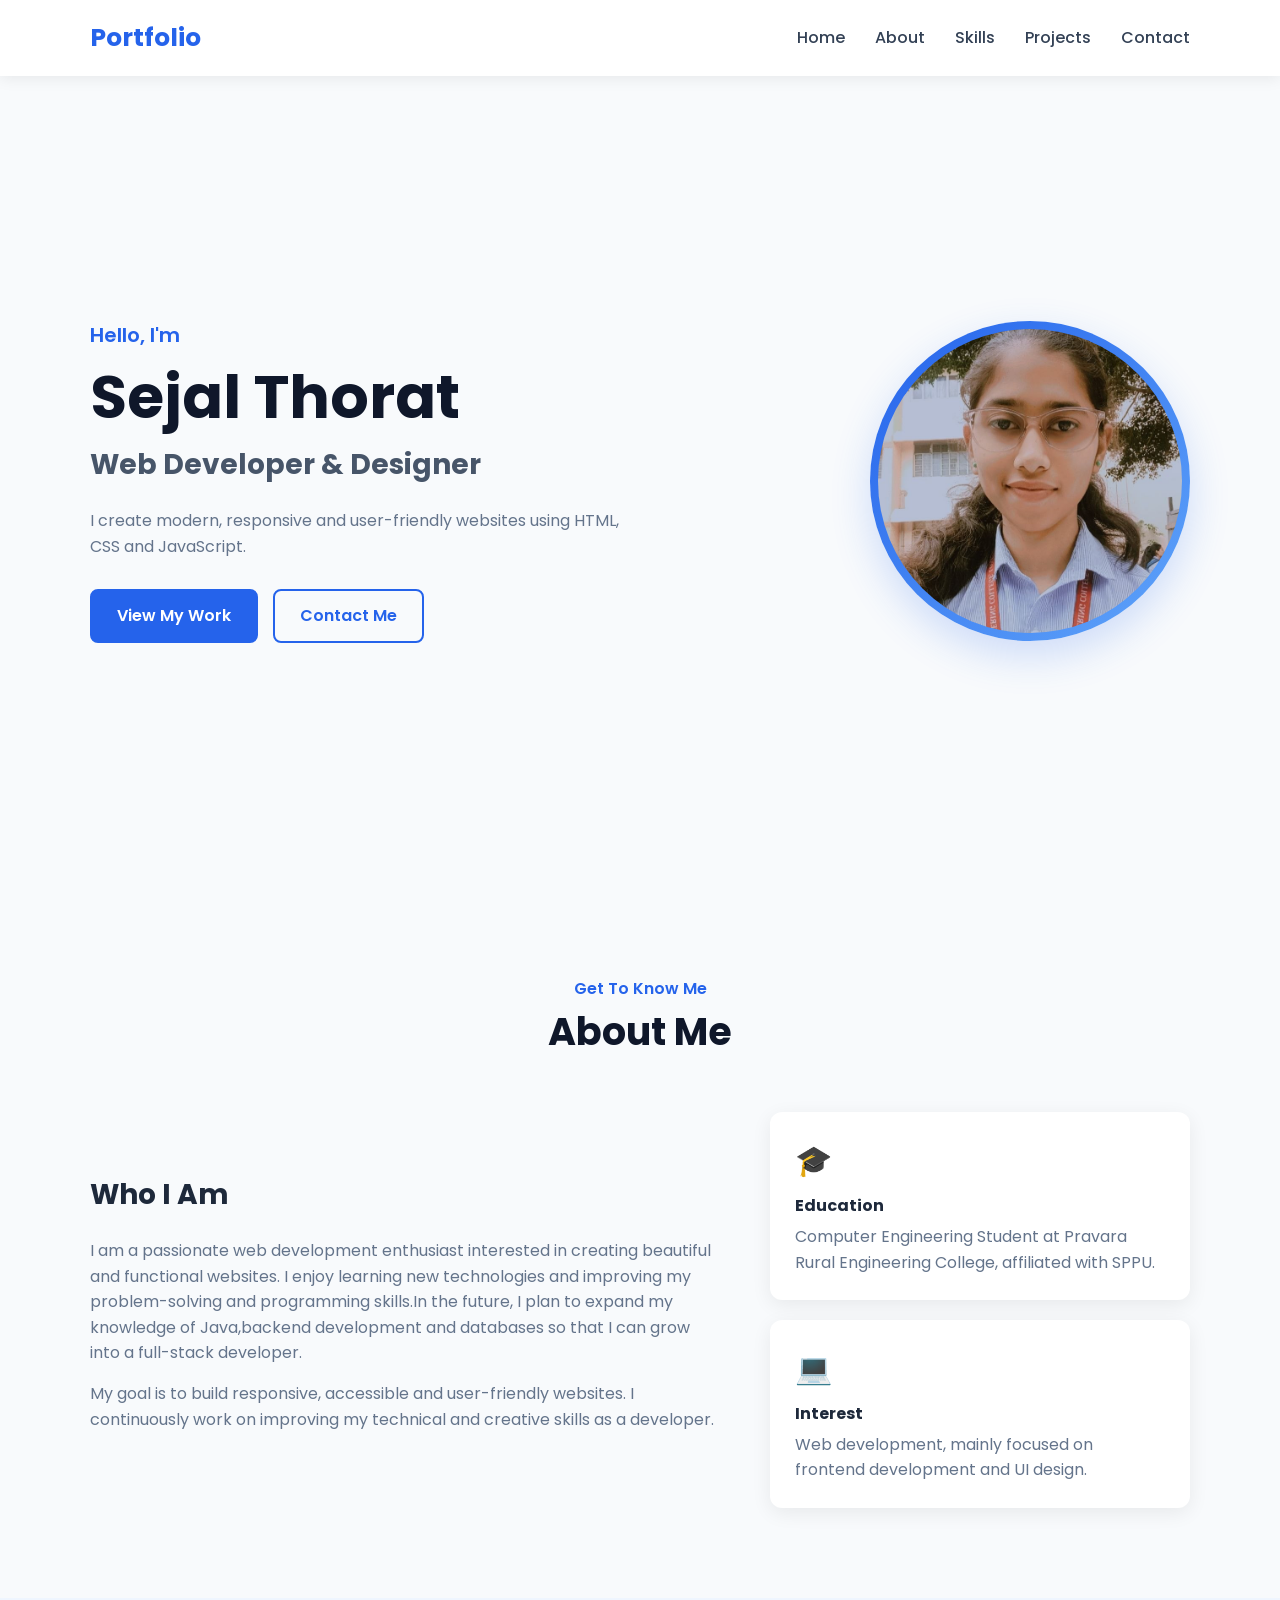
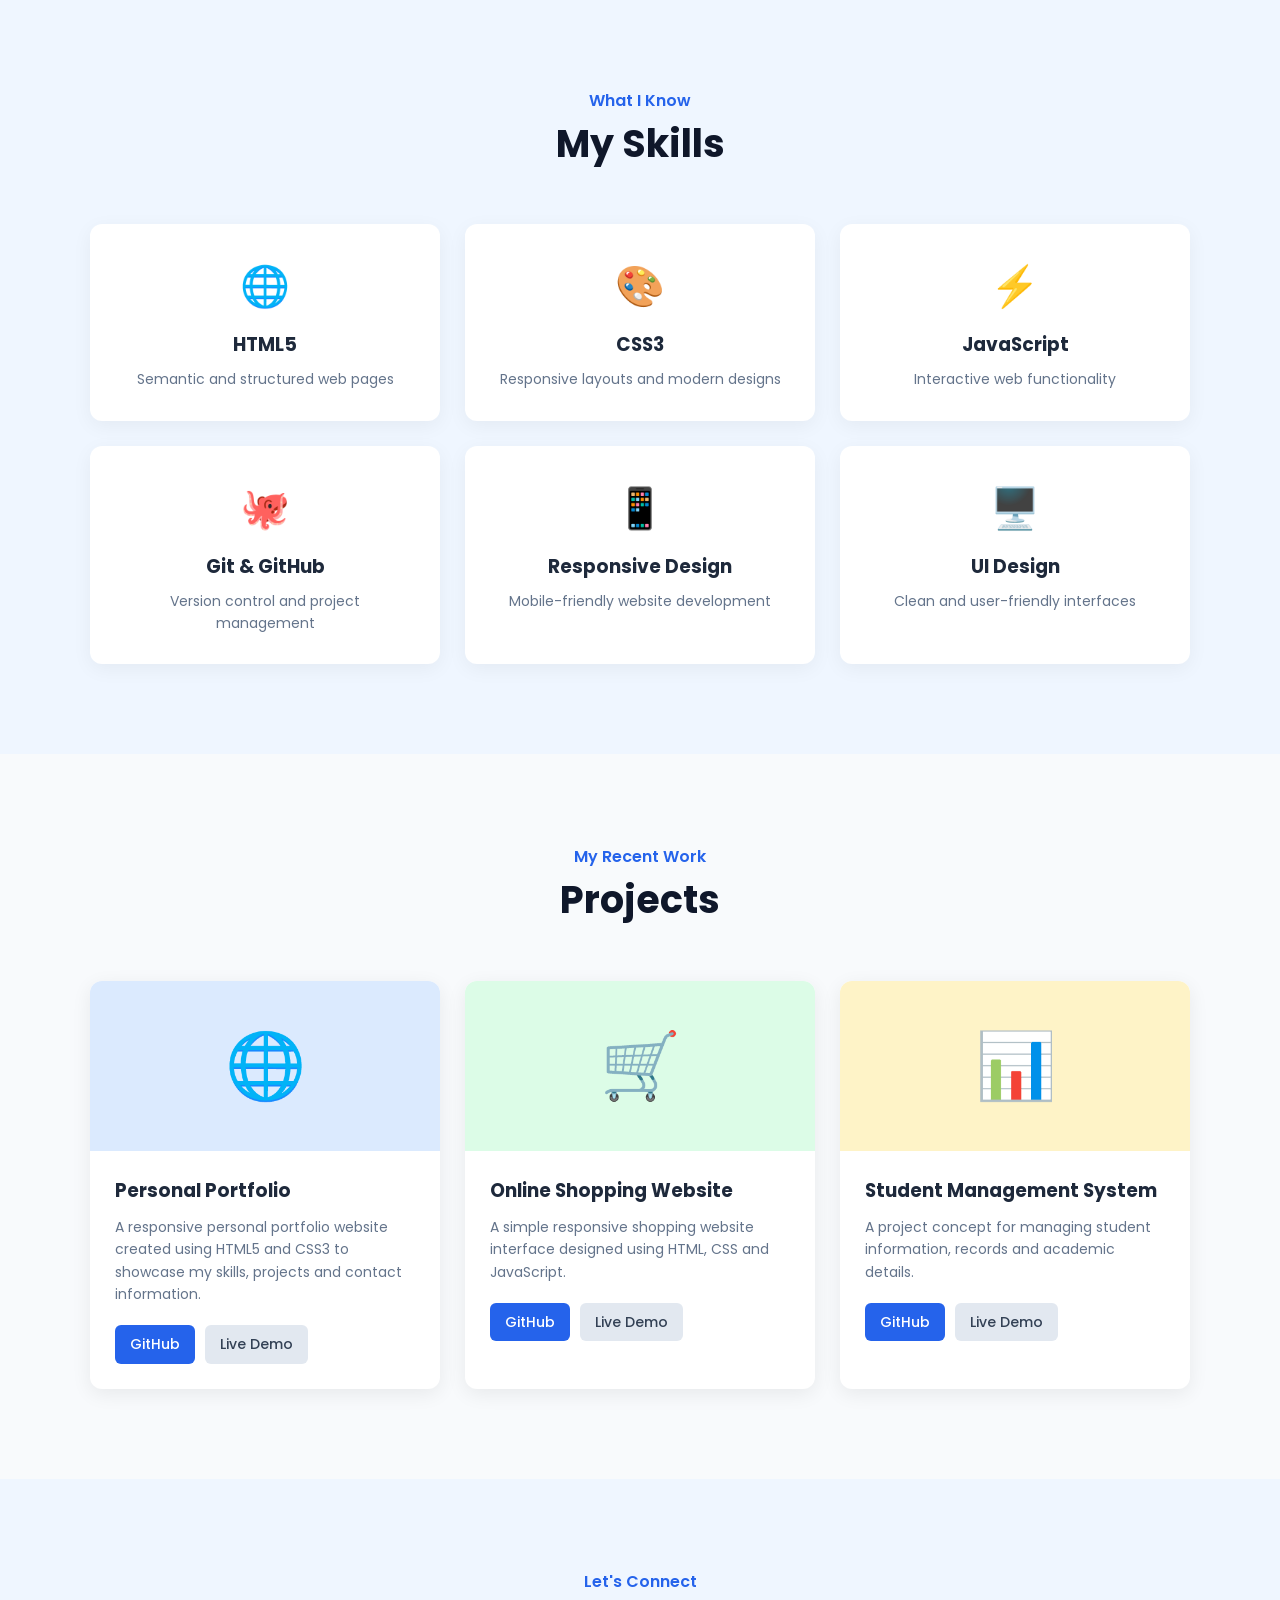
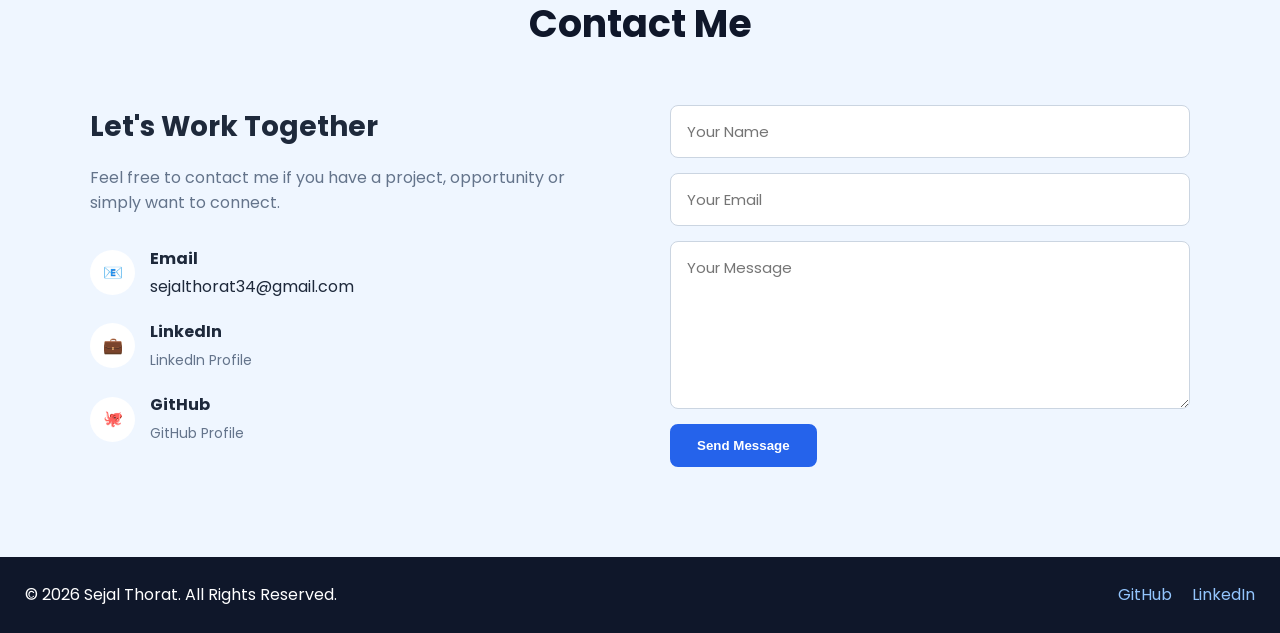
<file: WebDev-L1-Personal-Portfolio/index.html>
<!DOCTYPE html>
<html lang="en">

<head>
    <meta charset="UTF-8">
    <meta name="viewport" content="width=device-width, initial-scale=1.0">

    <title>Sejal Thorat | Portfolio</title>

    <!-- Google Font -->
    <link rel="preconnect" href="https://fonts.googleapis.com">
    <link rel="preconnect" href="https://fonts.gstatic.com" crossorigin>

    <link
        href="https://fonts.googleapis.com/css2?family=Poppins:wght@300;400;500;600;700&display=swap"
        rel="stylesheet"
    >

    <!-- CSS -->
    <link rel="stylesheet" href="style.css">
</head>

<body>

    <!-- ================= NAVBAR ================= -->

    <header>
        <nav class="navbar">

            <a href="#home" class="logo">Portfolio</a>

            <button
                class="menu-toggle"
                id="menu-toggle"
                aria-label="Open navigation menu"
                aria-expanded="false"
            >
                ☰
            </button>

            <ul class="nav-links" id="nav-links">
                <li><a href="#home">Home</a></li>
                <li><a href="#about">About</a></li>
                <li><a href="#skills">Skills</a></li>
                <li><a href="#projects">Projects</a></li>
                <li><a href="#contact">Contact</a></li>
            </ul>

        </nav>
    </header>


    <!-- ================= HERO SECTION ================= -->

    <section id="home" class="hero">

        <div class="hero-content">

            <p class="hello">Hello, I'm</p>

            <h1>Sejal Thorat</h1>

            <h2>Web Developer & Designer</h2>

            <p class="hero-description">
                I create modern, responsive and user-friendly websites
                using HTML, CSS and JavaScript.
            </p>

            <div class="hero-buttons">
                <a href="#projects" class="btn">
                    View My Work
                </a>

                <a href="#contact" class="btn btn-outline">
                    Contact Me
                </a>
            </div>

        </div>


        <div class="hero-image">

            <div class="profile-placeholder">
                <img
                    src="s_image.jpg"
                    alt="Portrait of Sejal Thorat"
                    class="profile-photo"
                    
                >
            </div>

        </div>

    </section>


    <!-- ================= ABOUT SECTION ================= -->

    <section id="about" class="section">

        <div class="section-title">
            <p>Get To Know Me</p>
            <h2>About Me</h2>
        </div>


        <div class="about-content">

            <div class="about-text">

                <h3>Who I Am</h3>

                <p>
                    I am a passionate web development enthusiast interested
                    in creating beautiful and functional websites. I enjoy
                    learning new technologies and improving my problem-solving
                    and programming skills.In the future, I plan to expand my knowledge 
                    of Java,backend development and databases so that I can grow into a
                    full-stack developer.
                </p>

                <p>
                    My goal is to build responsive, accessible and
                    user-friendly websites. I continuously work on improving
                    my technical and creative skills as a developer.
                </p>

            </div>


            <div class="about-info">

                <div class="info-box">

                    <span>🎓</span>

                    <h4>Education</h4>

                    <p>
                        Computer Engineering Student at
                        Pravara Rural Engineering College,
                        affiliated with SPPU.<p>



                    </p>

                </div>


                <div class="info-box">

                    <span>💻</span>

                    <h4>Interest</h4>

                    <p>
                        Web development, mainly focused on
                        frontend development and UI design.
                    </p>

                </div>

            </div>

        </div>

    </section>


    <!-- ================= SKILLS SECTION ================= -->

    <section id="skills" class="section skills-section">

        <div class="section-title">
            <p>What I Know</p>
            <h2>My Skills</h2>
        </div>


        <div class="skills-grid">

            <div class="skill-card">

                <div class="skill-icon">🌐</div>

                <h3>HTML5</h3>

                <p>
                    Semantic and structured web pages
                </p>

            </div>


            <div class="skill-card">

                <div class="skill-icon">🎨</div>

                <h3>CSS3</h3>

                <p>
                    Responsive layouts and modern designs
                </p>

            </div>


            <div class="skill-card">

                <div class="skill-icon">⚡</div>

                <h3>JavaScript</h3>

                <p>
                    Interactive web functionality
                </p>

            </div>


            <div class="skill-card">

                <div class="skill-icon">🐙</div>

                <h3>Git & GitHub</h3>

                <p>
                    Version control and project management
                </p>

            </div>


            <div class="skill-card">

                <div class="skill-icon">📱</div>

                <h3>Responsive Design</h3>

                <p>
                    Mobile-friendly website development
                </p>

            </div>


            <div class="skill-card">

                <div class="skill-icon">🖥️</div>

                <h3>UI Design</h3>

                <p>
                    Clean and user-friendly interfaces
                </p>

            </div>

        </div>

    </section>


    <!-- ================= PROJECTS SECTION ================= -->

    <section id="projects" class="section">

        <div class="section-title">
            <p>My Recent Work</p>
            <h2>Projects</h2>
        </div>


        <div class="projects-grid">

            <!-- PROJECT 1 -->

            <article class="project-card">

                <div class="project-image">
                    🌐
                </div>

                <div class="project-content">

                    <h3>Personal Portfolio</h3>

                    <p>
                        A responsive personal portfolio website created
                        using HTML5 and CSS3 to showcase my skills,
                        projects and contact information.
                    </p>

                    <div class="project-buttons">

                        <a href="#" class="project-btn">
                            GitHub
                        </a>

                        <a href="#" class="project-btn demo-btn">
                            Live Demo
                        </a>

                    </div>

                </div>

            </article>


            <!-- PROJECT 2 -->

            <article class="project-card">

                <div class="project-image project-two">
                    🛒
                </div>

                <div class="project-content">

                    <h3>Online Shopping Website</h3>

                    <p>
                        A simple responsive shopping website interface
                        designed using HTML, CSS and JavaScript.
                    </p>

                    <div class="project-buttons">

                        <a href="#" class="project-btn">
                            GitHub
                        </a>

                        <a href="#" class="project-btn demo-btn">
                            Live Demo
                        </a>

                    </div>

                </div>

            </article>


            <!-- PROJECT 3 -->

            <article class="project-card">

                <div class="project-image project-three">
                    📊
                </div>

                <div class="project-content">

                    <h3>Student Management System</h3>

                    <p>
                        A project concept for managing student information,
                        records and academic details.
                    </p>

                    <div class="project-buttons">

                        <a href="#" class="project-btn">
                            GitHub
                        </a>

                        <a href="#" class="project-btn demo-btn">
                            Live Demo
                        </a>

                    </div>

                </div>

            </article>

        </div>

    </section>


    <!-- ================= CONTACT SECTION ================= -->

    <section id="contact" class="section contact-section">

        <div class="section-title">

            <p>Let's Connect</p>

            <h2>Contact Me</h2>

        </div>


        <div class="contact-container">

            <div class="contact-info">

                <h3>Let's Work Together</h3>

                <p>
                    Feel free to contact me if you have a project,
                    opportunity or simply want to connect.
                </p>


                <div class="contact-item">

                    <span>📧</span>

                    <div>
                        <h4>Email</h4>

                        <!-- <a href="mailto:sejalthorat34@gmail.com"> -->
                            sejalthorat34@gmail.com
                        <!-- </a> -->
                    </div>

                </div>


                <div class="contact-item">

                    <span>💼</span>

                    <div>
                        <h4>LinkedIn</h4>

                        <a href="https://www.linkedin.com/in/Sejal Thorat/" target="_blank">
                            LinkedIn Profile
                        </a>
                    </div>

                </div>


                <div class="contact-item">

                    <span>🐙</span>

                    <div>
                        <h4>GitHub</h4>

                        <a href="https://github.com/sejalthorat25" target="_blank">
                            GitHub Profile
                        </a>
                    </div>

                </div>

            </div>


            <!-- CONTACT FORM -->

            <form class="contact-form">

                <input
                    type="text"
                    name="name"
                    placeholder="Your Name"
                    required
                >

                <input
                    type="email"
                    name="email"
                    placeholder="Your Email"
                    required
                >

                <textarea
                    name="message"
                    rows="6"
                    placeholder="Your Message"
                    required
                ></textarea>

                <button type="submit" class="btn">
                    Send Message
                </button>

            </form>

        </div>

    </section>


    <!-- ================= FOOTER ================= -->

    <footer>

        <p>
            © 2026 Sejal Thorat. All Rights Reserved.
        </p>

        <div class="social-links">

            <a href="#" target="_blank">
                GitHub
            </a>

            <a href="#" target="_blank">
                LinkedIn
            </a>

        </div>

    </footer>


    <!-- JavaScript -->
    <script src="script.js"></script>

</body>
</html>
</file>
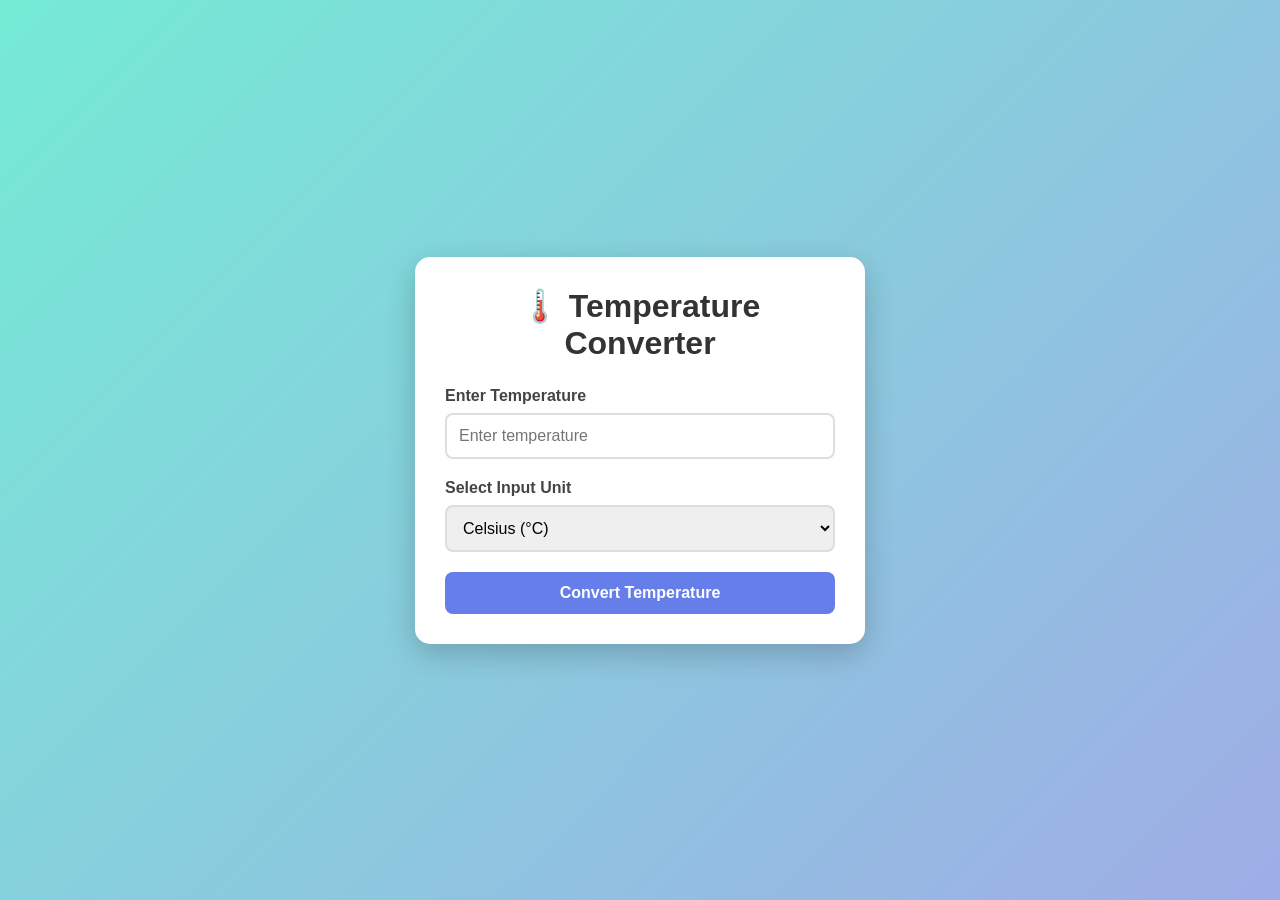
<file: WebDev-L1-Temperature-Converter-Website/index.html>
<!DOCTYPE html>
<html lang="en">
<head>
    <meta charset="UTF-8">
    <meta name="viewport" content="width=device-width, initial-scale=1.0">
    <title>Temperature Converter</title>

    <link rel="stylesheet" href="style.css">
</head>

<body>

    <div class="container">
        <h1>🌡️ Temperature Converter</h1>

        <div class="form-group">
            <label for="temperature">Enter Temperature</label>

            <input
                type="number"
                id="temperature"
                placeholder="Enter temperature"
                step="any"
            >

            <div id="errorMessage" class="error"></div>
        </div>

        <div class="form-group">
            <label for="unit">Select Input Unit</label>

            <select id="unit">
                <option value="celsius">Celsius (°C)</option>
                <option value="fahrenheit">Fahrenheit (°F)</option>
                <option value="kelvin">Kelvin (K)</option>
            </select>
        </div>

        <button id="convertBtn">Convert Temperature</button>

        <div id="results" class="results">
            <h2>Results</h2>

            <div class="result-item">
                <span>Celsius:</span>
                <span class="value" id="celsiusResult">-</span>
            </div>

            <div class="result-item">
                <span>Fahrenheit:</span>
                <span class="value" id="fahrenheitResult">-</span>
            </div>

            <div class="result-item">
                <span>Kelvin:</span>
                <span class="value" id="kelvinResult">-</span>
            </div>
        </div>
    </div>

    <script src="script.js"></script>
</body>
</html>
</file>
<file: WebDev-L1-Personal-Portfolio/style.css>
/* =========================
   GENERAL
========================= */

* {
    margin: 0;
    padding: 0;
    box-sizing: border-box;
}

html {
    scroll-behavior: smooth;
}

body {
    font-family: "Poppins", sans-serif;
    color: #1e293b;
    background: #f8fafc;
    line-height: 1.6;
}

a {
    text-decoration: none;
    color: inherit;
}

section {
    scroll-margin-top: 80px;
}


/* =========================
   NAVBAR
========================= */

header {
    position: sticky;
    top: 0;
    z-index: 1000;

    background: rgba(255, 255, 255, 0.96);

    box-shadow:
        0 2px 15px rgba(0, 0, 0, 0.08);
}

.navbar {
    max-width: 1150px;
    margin: auto;

    padding: 18px 25px;

    display: flex;
    justify-content: space-between;
    align-items: center;

    position: relative;
}

.logo {
    font-size: 25px;
    font-weight: 700;

    color: #2563eb;
}

.nav-links {
    list-style: none;

    display: flex;
    align-items: center;

    gap: 30px;
}

.nav-links a {
    color: #334155;

    font-weight: 500;

    transition: color 0.3s ease;
}

.nav-links a:hover {
    color: #2563eb;
}

.menu-toggle {
    display: none;

    border: none;
    background: transparent;

    font-size: 28px;

    cursor: pointer;

    color: #0f172a;
}


/* =========================
   HERO
========================= */

.hero {
    min-height: 90vh;

    max-width: 1150px;
    margin: auto;

    padding: 70px 25px;

    display: flex;

    align-items: center;
    justify-content: space-between;

    gap: 60px;
}

.hero-content {
    max-width: 650px;
}

.hello {
    color: #2563eb;

    font-size: 20px;
    font-weight: 600;
}

.hero h1 {
    font-size: 60px;

    line-height: 1.2;

    margin: 10px 0;

    color: #0f172a;
}

.hero h2 {
    font-size: 28px;

    color: #475569;

    margin-bottom: 20px;
}

.hero-description {
    color: #64748b;

    max-width: 550px;
}

.hero-buttons {
    display: flex;

    gap: 15px;

    margin-top: 30px;
}

.btn {
    display: inline-block;

    padding: 12px 25px;

    border-radius: 8px;

    background: #2563eb;

    color: white;

    font-weight: 600;

    border: 2px solid #2563eb;

    cursor: pointer;

    transition: 0.3s;
}

.btn:hover {
    background: #1d4ed8;

    border-color: #1d4ed8;

    transform: translateY(-2px);
}

.btn-outline {
    background: transparent;

    color: #2563eb;
}

.btn-outline:hover {
    background: #2563eb;

    color: white;
}


/* =========================
   PROFILE IMAGE
========================= */

.hero-image {
    display: flex;

    justify-content: center;
    align-items: center;

    flex-shrink: 0;
}

.profile-placeholder {
    width: 320px;
    height: 320px;

    border-radius: 50%;

    padding: 8px;

    background: linear-gradient(
        135deg,
        #2563eb,
        #60a5fa
    );

    box-shadow:
        0 15px 40px rgba(37, 99, 235, 0.2);

    display: flex;
    align-items: center;
    justify-content: center;

    overflow: hidden;
}

.profile-photo {
    width: 100%;
    height: 100%;

    object-fit: cover;

    border-radius: 50%;

    background: #dbeafe;
}


/* =========================
   COMMON SECTIONS
========================= */

.section {
    max-width: 1150px;

    margin: auto;

    padding: 90px 25px;
}

.section-title {
    text-align: center;

    margin-bottom: 50px;
}

.section-title p {
    color: #2563eb;

    font-weight: 600;
}

.section-title h2 {
    font-size: 38px;

    color: #0f172a;
}


/* =========================
   ABOUT
========================= */

.about-content {
    display: grid;

    grid-template-columns: 1.5fr 1fr;

    gap: 50px;

    align-items: center;
}

.about-text h3 {
    font-size: 28px;

    margin-bottom: 20px;
}

.about-text p {
    color: #64748b;

    margin-bottom: 15px;
}

.about-info {
    display: grid;

    gap: 20px;
}

.info-box {
    background: white;

    padding: 25px;

    border-radius: 12px;

    box-shadow:
        0 5px 20px rgba(0, 0, 0, 0.07);

    transition: 0.3s;
}

.info-box:hover {
    transform: translateY(-4px);
}

.info-box span {
    font-size: 30px;
}

.info-box h4 {
    margin-top: 8px;

    margin-bottom: 5px;
}

.info-box p {
    color: #64748b;
}


/* =========================
   SKILLS
========================= */

.skills-section {
    max-width: none;

    background: #eff6ff;
}

.skills-section .section-title,
.skills-grid {
    max-width: 1150px;

    margin-left: auto;
    margin-right: auto;
}

.skills-grid {
    display: grid;

    grid-template-columns: repeat(3, 1fr);

    gap: 25px;

    padding: 0 25px;
}

.skill-card {
    background: white;

    padding: 30px;

    border-radius: 12px;

    text-align: center;

    transition: 0.3s;

    box-shadow:
        0 5px 20px rgba(0, 0, 0, 0.05);
}

.skill-card:hover {
    transform: translateY(-8px);

    box-shadow:
        0 12px 30px rgba(37, 99, 235, 0.15);
}

.skill-icon {
    font-size: 40px;

    margin-bottom: 12px;
}

.skill-card h3 {
    margin-bottom: 8px;
}

.skill-card p {
    color: #64748b;

    font-size: 14px;
}


/* =========================
   PROJECTS
========================= */

.projects-grid {
    display: grid;

    grid-template-columns: repeat(3, 1fr);

    gap: 25px;
}

.project-card {
    background: white;

    border-radius: 12px;

    overflow: hidden;

    box-shadow:
        0 5px 20px rgba(0, 0, 0, 0.07);

    transition: 0.3s;
}

.project-card:hover {
    transform: translateY(-7px);

    box-shadow:
        0 12px 30px rgba(37, 99, 235, 0.12);
}

.project-image {
    height: 170px;

    display: flex;

    align-items: center;
    justify-content: center;

    font-size: 65px;

    background: #dbeafe;
}

.project-two {
    background: #dcfce7;
}

.project-three {
    background: #fef3c7;
}

.project-content {
    padding: 25px;
}

.project-content h3 {
    margin-bottom: 10px;
}

.project-content p {
    color: #64748b;

    font-size: 14px;

    margin-bottom: 20px;
}

.project-buttons {
    display: flex;

    gap: 10px;
}

.project-btn {
    padding: 8px 15px;

    border-radius: 6px;

    background: #2563eb;

    color: white;

    font-size: 14px;

    font-weight: 500;

    transition: 0.3s;
}

.project-btn:hover {
    background: #1d4ed8;
}

.demo-btn {
    background: #e2e8f0;

    color: #334155;
}

.demo-btn:hover {
    background: #cbd5e1;
}


/* =========================
   CONTACT
========================= */

.contact-section {
    max-width: none;

    background: #eff6ff;
}

.contact-section .section-title,
.contact-container {
    max-width: 1150px;

    margin-left: auto;
    margin-right: auto;
}

.contact-container {
    display: grid;

    grid-template-columns: 1fr 1fr;

    gap: 60px;

    padding: 0 25px;
}

.contact-info h3 {
    font-size: 28px;

    margin-bottom: 15px;
}

.contact-info > p {
    color: #64748b;

    margin-bottom: 30px;
}

.contact-item {
    display: flex;

    align-items: center;

    gap: 15px;

    margin-bottom: 20px;
}

.contact-item > span {
    width: 45px;
    height: 45px;

    display: flex;

    align-items: center;
    justify-content: center;

    background: white;

    border-radius: 50%;

    flex-shrink: 0;
}

.contact-item h4 {
    margin-bottom: 2px;
}

.contact-item a {
    color: #64748b;

    font-size: 14px;

    transition: 0.3s;
}

.contact-item a:hover {
    color: #2563eb;
}


/* =========================
   CONTACT FORM
========================= */

.contact-form {
    display: flex;

    flex-direction: column;

    gap: 15px;
}

.contact-form input,
.contact-form textarea {
    width: 100%;

    padding: 14px 16px;

    border: 1px solid #cbd5e1;

    border-radius: 8px;

    font-family: inherit;

    font-size: 15px;

    outline: none;

    background: white;
}

.contact-form input:focus,
.contact-form textarea:focus {
    border-color: #2563eb;

    box-shadow:
        0 0 0 3px rgba(37, 99, 235, 0.1);
}

.contact-form textarea {
    resize: vertical;
}

.contact-form .btn {
    align-self: flex-start;
}


/* =========================
   FOOTER
========================= */

footer {
    background: #0f172a;

    color: white;

    padding: 25px;

    display: flex;

    justify-content: space-between;

    align-items: center;

    gap: 20px;
}

.social-links {
    display: flex;

    gap: 20px;
}

.social-links a {
    color: #93c5fd;

    transition: 0.3s;
}

.social-links a:hover {
    color: white;
}


/* =========================
   TABLET
========================= */

@media (max-width: 900px) {

    .hero {
        flex-direction: column-reverse;

        text-align: center;

        justify-content: center;
    }

    .hero-content {
        max-width: 700px;
    }

    .hero-description {
        margin: auto;
    }

    .hero-buttons {
        justify-content: center;
    }

    .about-content {
        grid-template-columns: 1fr;
    }

    .skills-grid {
        grid-template-columns: repeat(2, 1fr);
    }

    .projects-grid {
        grid-template-columns: repeat(2, 1fr);
    }

    .contact-container {
        grid-template-columns: 1fr;
    }
}


/* =========================
   MOBILE
========================= */

@media (max-width: 650px) {

    .navbar {
        padding: 15px 20px;
    }

    .menu-toggle {
        display: block;
    }

    .nav-links {
        position: absolute;

        top: 70px;
        left: 0;

        width: 100%;

        background: white;

        flex-direction: column;

        align-items: center;

        gap: 0;

        max-height: 0;

        overflow: hidden;

        transition: max-height 0.3s ease;

        box-shadow:
            0 10px 20px rgba(0, 0, 0, 0.08);
    }

    .nav-links.active {
        max-height: 400px;

        padding: 10px 0;
    }

    .nav-links li {
        width: 100%;

        text-align: center;

        padding: 10px;
    }

    .nav-links a {
        display: block;
    }

    .hero {
        padding-top: 50px;
    }

    .hero h1 {
        font-size: 42px;
    }

    .hero h2 {
        font-size: 21px;
    }

    .profile-placeholder {
        width: 220px;
        height: 220px;
    }

    .section {
        padding: 65px 20px;
    }

    .section-title h2 {
        font-size: 32px;
    }

    .skills-grid,
    .projects-grid {
        grid-template-columns: 1fr;
    }

    .skills-grid {
        padding: 0;
    }

    .contact-container {
        padding: 0;
    }

    .hero-buttons {
        flex-direction: column;

        align-items: center;
    }

    .btn {
        width: 100%;

        max-width: 250px;

        text-align: center;
    }

    footer {
        flex-direction: column;

        text-align: center;
    }
}
</file>
<file: WebDev-L1-Temperature-Converter-Website/style.css>
* {
    box-sizing: border-box;
    margin: 0;
    padding: 0;
}

body {
    font-family: Arial, sans-serif;
    background: linear-gradient(135deg, #74ebd5, #9face6);
    min-height: 100vh;

    display: flex;
    justify-content: center;
    align-items: center;

    padding: 20px;
}

.container {
    width: 100%;
    max-width: 450px;

    background: #ffffff;
    padding: 30px;

    border-radius: 15px;

    box-shadow: 0 10px 30px rgba(0, 0, 0, 0.2);
}

h1 {
    text-align: center;
    color: #333;
    margin-bottom: 25px;
}

.form-group {
    margin-bottom: 20px;
}

label {
    display: block;

    font-weight: bold;
    color: #444;

    margin-bottom: 8px;
}

input,
select,
button {
    width: 100%;
    padding: 12px;

    font-size: 16px;
    border-radius: 8px;
}

input,
select {
    border: 2px solid #ddd;
    outline: none;
}

input:focus,
select:focus {
    border-color: #667eea;
}

button {
    border: none;

    background: #667eea;
    color: white;

    font-weight: bold;
    cursor: pointer;

    transition: 0.3s;
}

button:hover {
    background: #4f5fc4;
}

.error {
    color: #d93025;

    background: #ffe8e6;

    padding: 10px;

    border-radius: 6px;

    margin-top: 10px;

    display: none;
}

.results {
    margin-top: 25px;

    padding: 20px;

    background: #f5f7ff;

    border-radius: 10px;

    display: none;
}

.results h2 {
    margin-bottom: 15px;
    color: #333;
}

.result-item {
    display: flex;

    justify-content: space-between;

    padding: 10px 0;

    border-bottom: 1px solid #ddd;

    font-size: 17px;
}

.result-item:last-child {
    border-bottom: none;
}

.value {
    font-weight: bold;
    color: #667eea;
}
</file>
